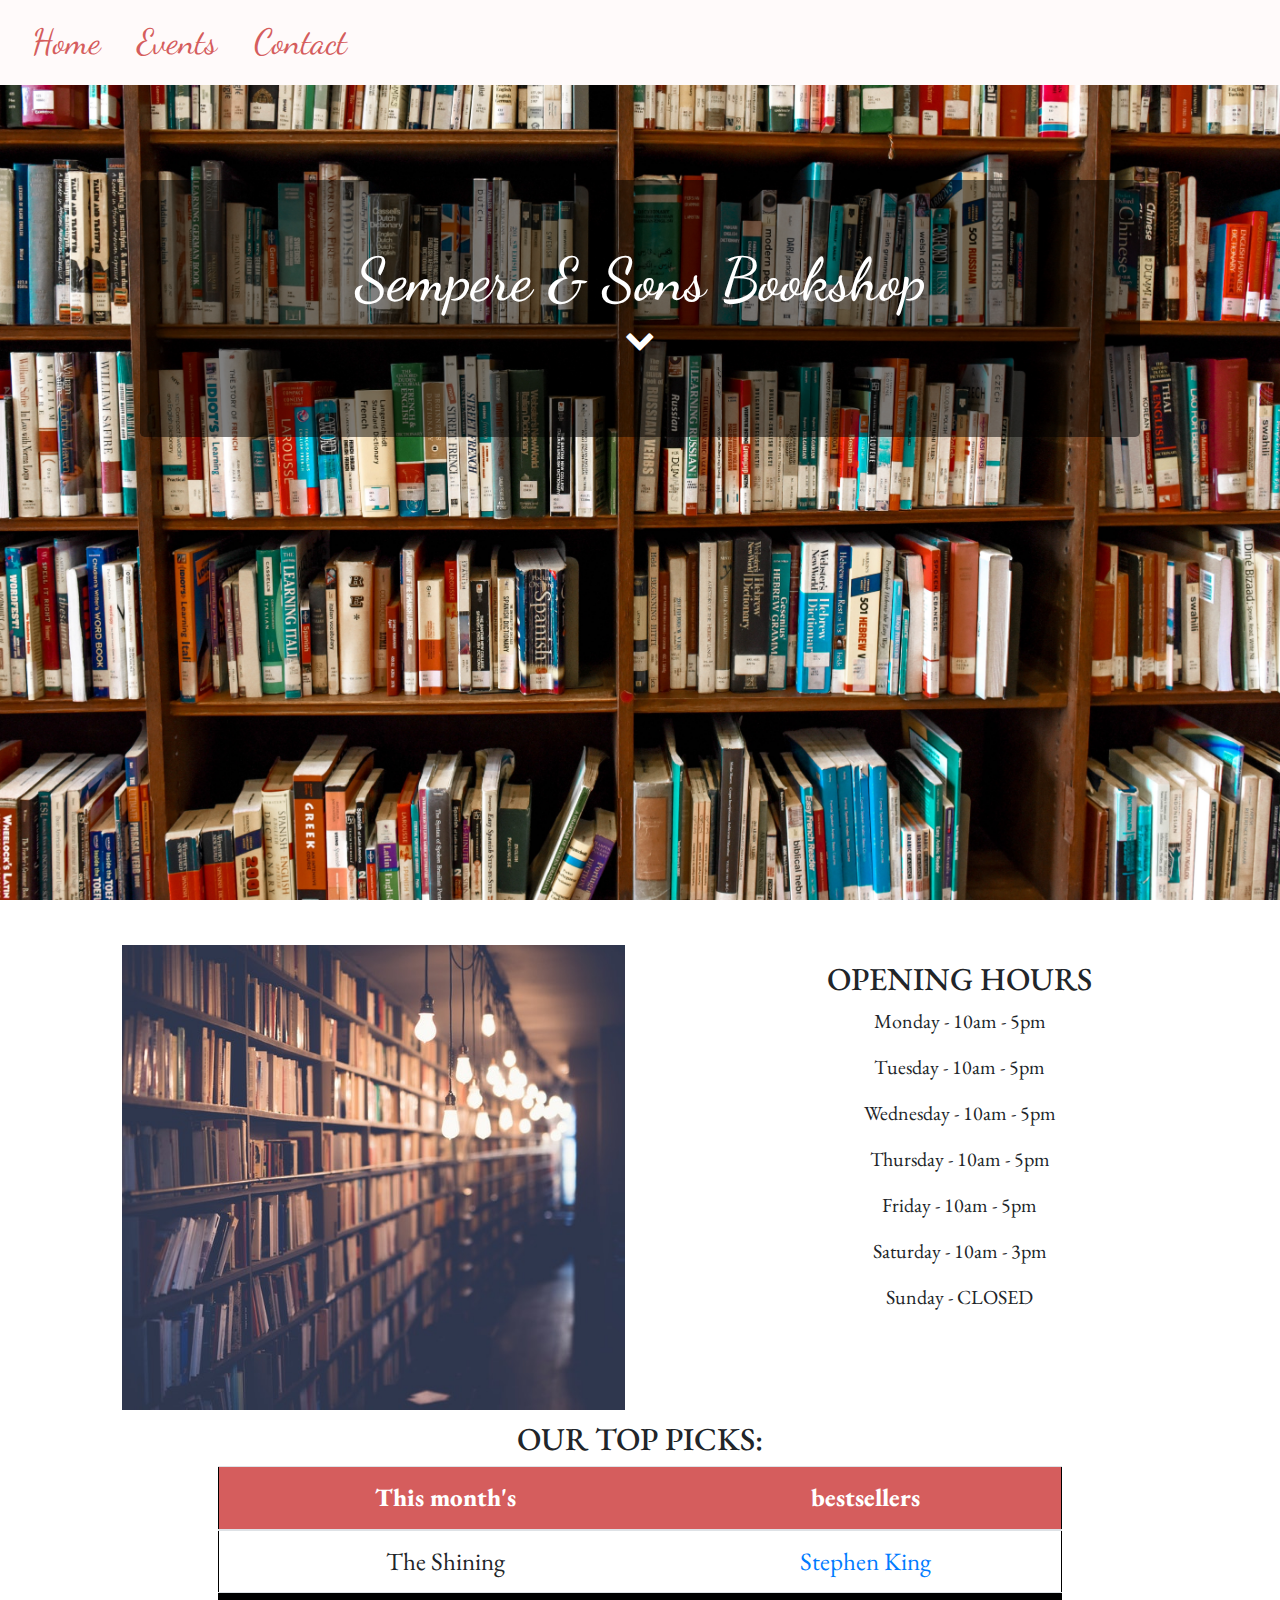
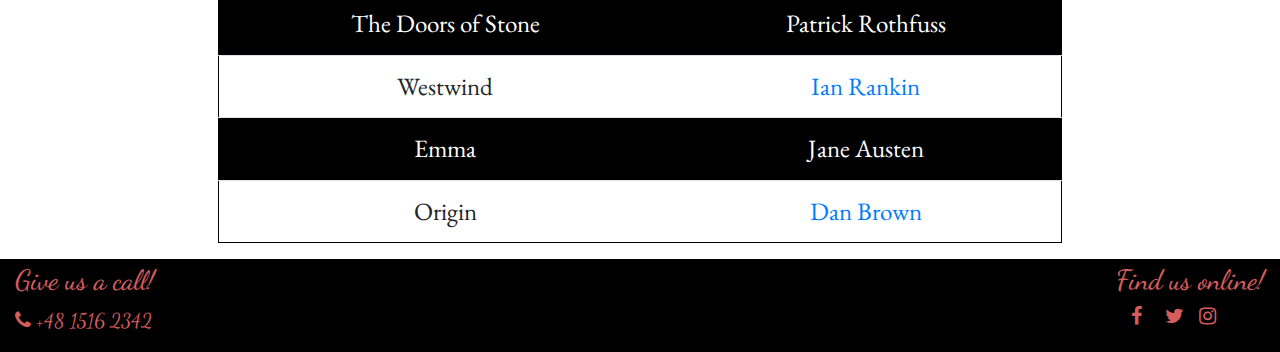
<file: index.html>
<!DOCTYPE html>
<html lang="en">

<head>
	<meta charset="UTF-8">
	<meta name="viewport" content="width=device-width, initial-scale=1.0">
	<meta http-equiv="X-UA-Compatible" content="ie=edge">
	<link rel="stylesheet" href="https://stackpath.bootstrapcdn.com/bootstrap/4.4.1/css/bootstrap.min.css" />
	<link rel="stylesheet" href="https://stackpath.bootstrapcdn.com/font-awesome/4.7.0/css/font-awesome.min.css" />
	<link href="https://fonts.googleapis.com/css?family=Dancing+Script%7cEB+Garamond&display=swap" rel="stylesheet">
	<link rel="stylesheet" href="assets/css/style.css" type="text/css">
	<title>Document</title>
</head>

<body>
	<header>
		<nav class="navbar">
            <ul>
                <li class="home-link">
                    <a class="nav-link" href="index.html">Home</a>
                </li >
                <li class="event-link">
                    <a class="nav-link" href="events.html">Events</a>
                </li>
                <li class="contact-link">    
                    <a class="nav-link" href="contact.html">Contact</a>
                </li>
            </ul>
		</nav>

		<div class="container-fluid header-container">
			<div class="row">
				<div class="col-12">
					<div class="jumbotron text-center shop-name">
                        <h1 class="jumbotron-header">Sempere & Sons Bookshop</h1>
                        <p><i class="fa fa-chevron-down jumbotron-icon"></i></p>
					</div>
				</div>
			</div>
		</div>
	</header>

	<section>
        <div class="container-fluid landing-page">
            <div class="row">
                <div class="col-md-5 offset-md-1 d-none d-md-block">
                    <div class="bookshop-pic-container">
                        <img src="assets/images/bookshop.jpg" alt="Photo of bookshop" class="bookshop-pic">
                    </div>
                </div>
                
                <div class="col-sm-10 col-md-5 midsection text-center opening-hours">
                    <h2 class="text-uppercase contact-heading">Opening Hours</h2>
                            <p class="about-text text-center">Monday - 10am - 5pm</p>
                            <p class="about-text text-center">Tuesday - 10am - 5pm</p>
                            <p class="about-text text-center">Wednesday - 10am - 5pm</p>
                            <p class="about-text text-center">Thursday - 10am - 5pm</p>
                            <p class="about-text text-center">Friday - 10am - 5pm</p>
                            <p class="about-text text-center">Saturday - 10am - 3pm</p>
                            <p class="about-text text-center" >Sunday - <span class="text-uppercase">Closed</span></p>
                </div>
                
            </div>
        </div>

		<div class="monthly-favourites bestsellers text-center center-block">
			<div class="row">
				
				<div class="col-8 page-header text-center">
					<h2 class="text-uppercase text-center">Our top picks:</h2>
				</div>
			</div>
			<div class="row">
				
				<div class="col-10 offset-1 col-md-8 offset-md-2">
					<table class="table">
						<thead>
							<tr>
								<th scope="col"><strong>This month's</strong></th>
								<th scope="col"><strong>bestsellers</strong></th>
							</tr>
						</thead>
						<tbody>
							<tr>
								<td>The Shining</td>
								<td><a href="https://en.wikipedia.org/wiki/Stephen_King" target="_blank">Stephen King</a></td>
							</tr>
							<tr class="color-row">
								<td>The Doors of Stone</td>
								<td><a href="https://en.wikipedia.org/wiki/Patrick_Rothfuss" target="_blank" style="color:white">Patrick Rothfuss</a></td>
							</tr>
							<tr>
								<td>Westwind</td>
								<td><a href="https://en.wikipedia.org/wiki/Ian_Rankin" target="_blank">Ian Rankin</a></td>
							</tr>
							<tr class="color-row">
								<td>Emma</td>
								<td><a href="https://en.wikipedia.org/wiki/Jane_Austen" target="_blank" style="color:white">Jane Austen</a></td>
							</tr>
							<tr>
								<td>Origin</td>
								<td><a href="https://en.wikipedia.org/wiki/Dan_Brown" target="_blank">Dan Brown</a></td>
							</tr>
						</tbody>
					</table>
				</div>
				
			</div>
		</div>
	</section>


	<footer class="footer">
		<div class="container-fluid">
			<div class="row">
				<div class="col-6">
					<h3>Give us a call!</h3>
					<p class="phone-number"><i class="fa fa-phone"></i> <a href="tel:+4815162342" class="number">+48 1516
							2342</a></p>
				</div>
				<div class="col-6">
					<div class="social">
						<h3>Find us online!</h3>

						<div class="col-2 social-logo">
							<a target="_blank" href="#"></a>
							<i class="fa fa-facebook"></i>
						</div>

						<div class="col-2 social-logo">
							<a target="_blank" href="#"></a>
							<i class="fa fa-twitter"></i>
						</div>

						<div class="col-2 social-logo">
							<a target="_blank" href="#"></a>
							<i class="fa fa-instagram"></i>
						</div>

					</div>
				</div>
			</div>
		</div>
	</footer>
</body>

</html>
</file>
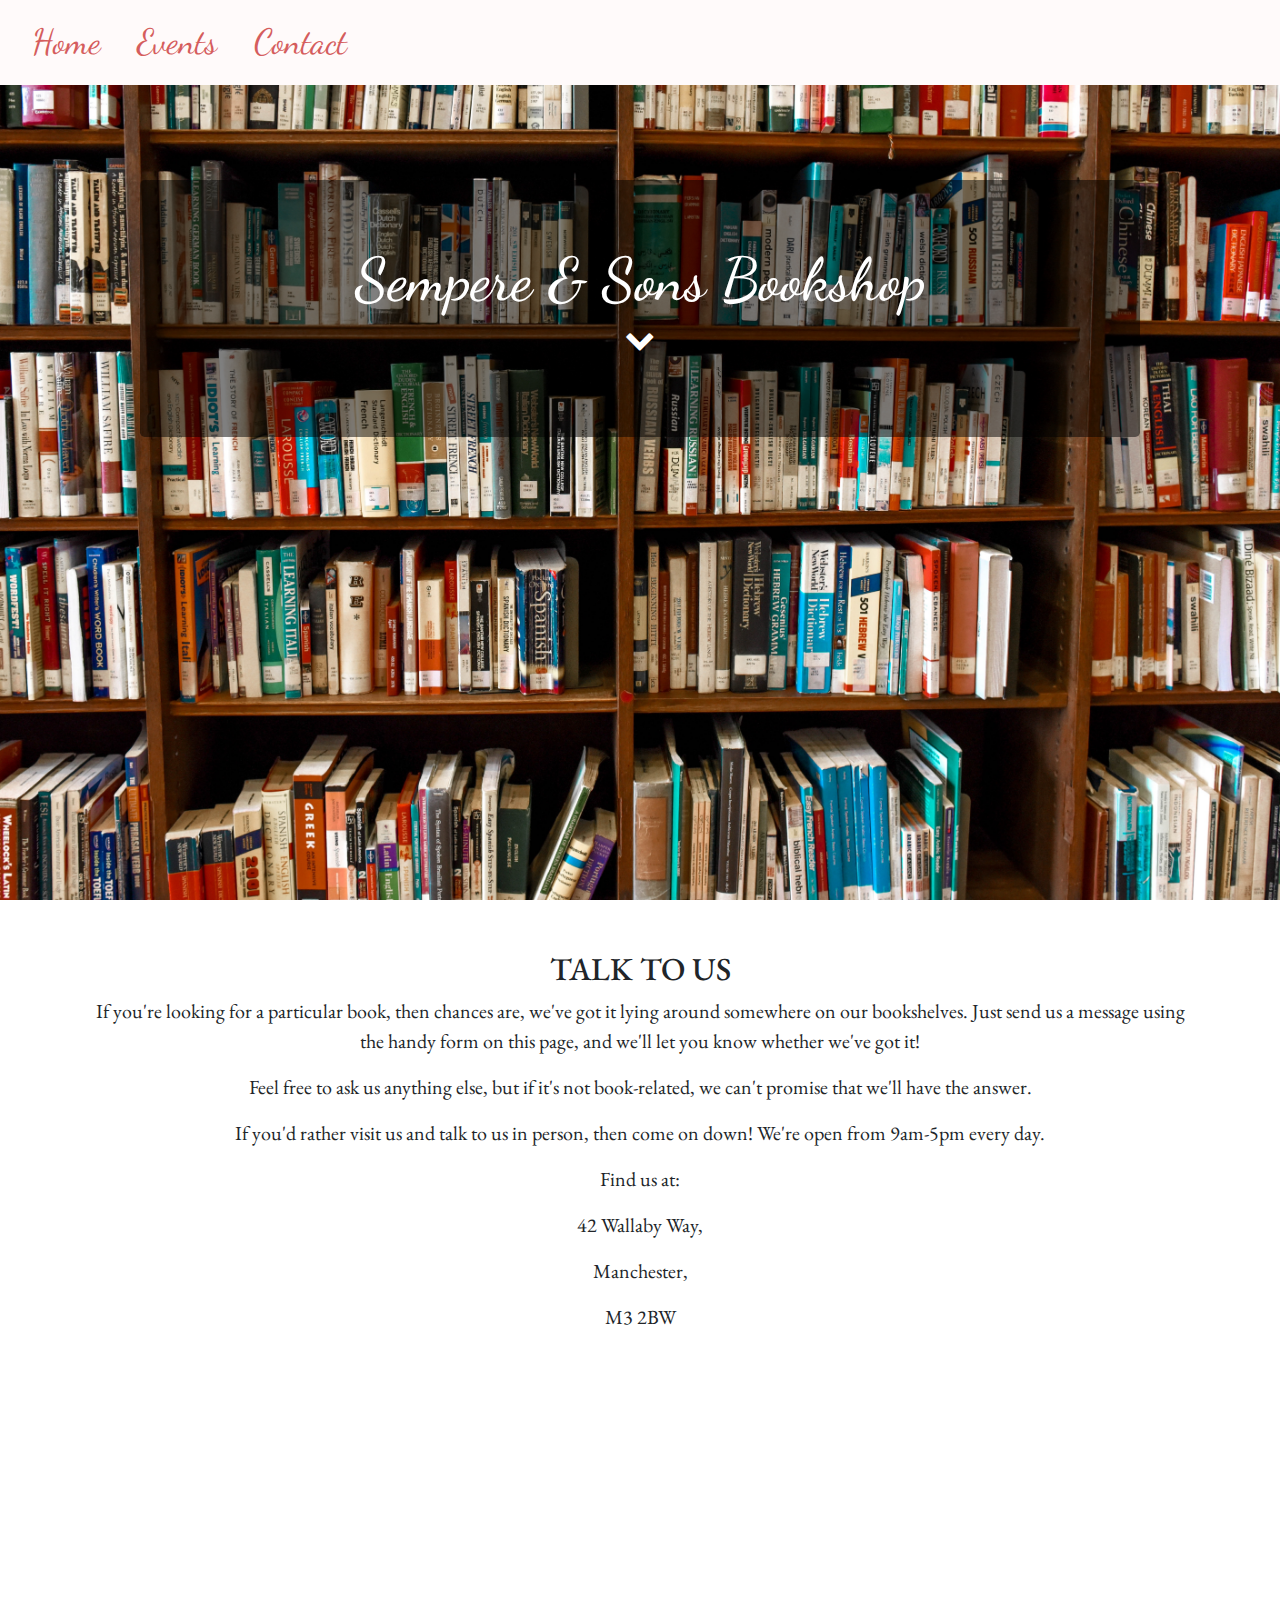
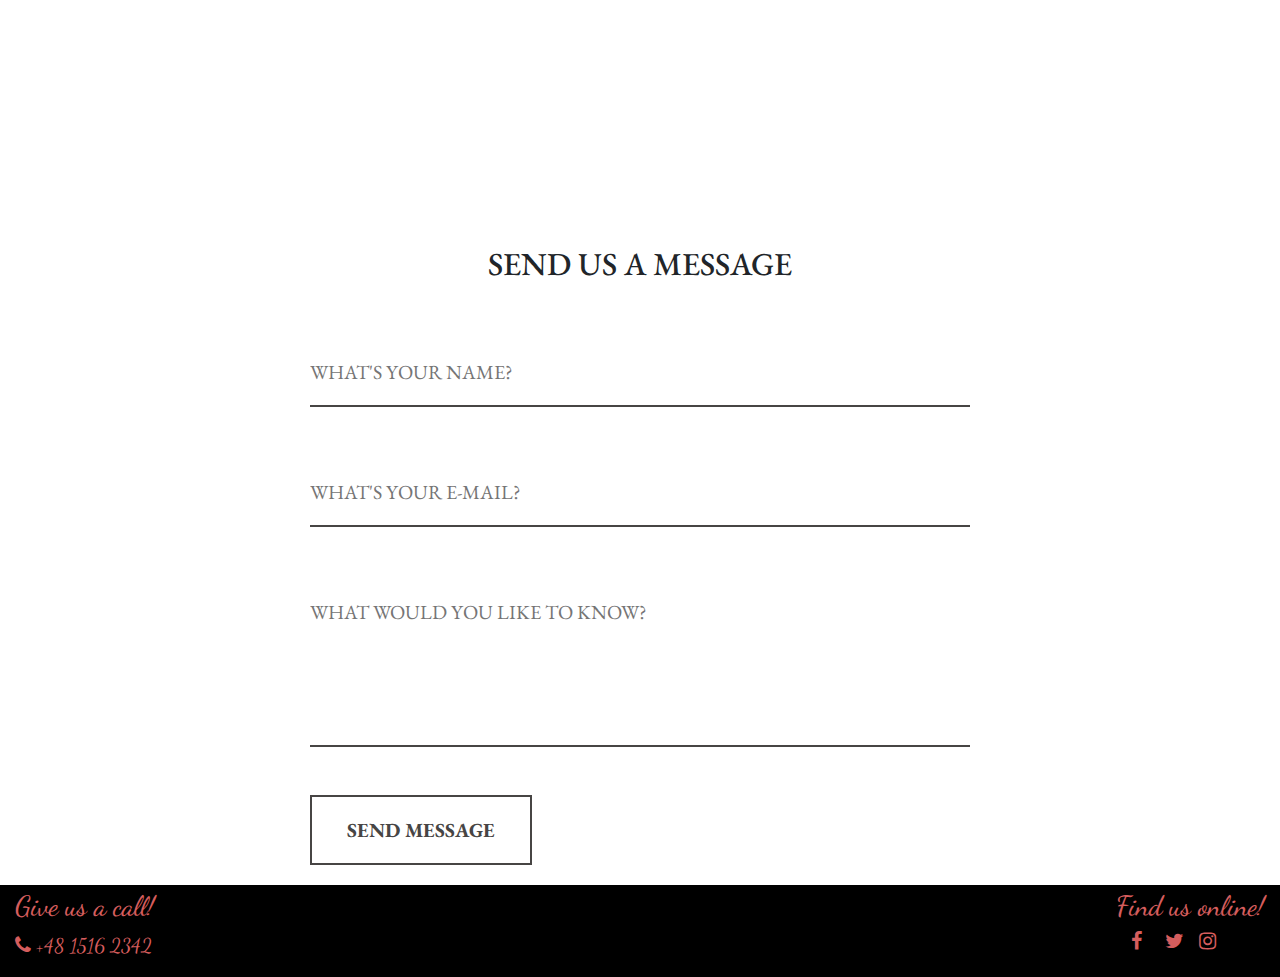
<file: contact.html>
<!DOCTYPE html>
<html lang="en">

<head>
	<meta charset="UTF-8">
	<meta name="viewport" content="width=device-width, initial-scale=1.0">
	<meta http-equiv="X-UA-Compatible" content="ie=edge">
	<link rel="stylesheet" href="https://stackpath.bootstrapcdn.com/bootstrap/4.4.1/css/bootstrap.min.css" />
	<link rel="stylesheet" href="https://stackpath.bootstrapcdn.com/font-awesome/4.7.0/css/font-awesome.min.css" />
	<link href="https://fonts.googleapis.com/css?family=Dancing+Script%7cEB+Garamond&display=swap" rel="stylesheet">
	<link rel="stylesheet" href="assets/css/style.css" type="text/css">
	<title>Document</title>
</head>

<body>
	<header>
		<nav class="navbar">
			<ul>
                <li>
                    <a class="nav-link" href="index.html">Home</a>
                </li>
                <li>
                    <a class="nav-link" href="events.html">Events</a>
                </li>
                <li>    
                    <a class="nav-link" href="contact.html">Contact</a>
                </li>
            </ul>
		</nav>

		<div class="container-fluid header-container">
			<div class="row">
				<div class="col-12">
					<div class="jumbotron text-center shop-name">
						<h1 class="jumbotron-header">Sempere & Sons Bookshop</h1>
						<p><i class="fa fa-chevron-down jumbotron-icon"></i></p>
					</div>
				</div>
			</div>
		</div>
	</header>

	<section>
        <div class="container">
            <div class="row">
                <div class="col-12 midsection block text-center contact-text">
                    <h2 class="text-uppercase contact-heading">Talk To Us</h2>

                    <p class="text-center">If you're looking for a particular book, then chances are, we've got
                        it lying around somewhere on our bookshelves. Just send us a message using the handy form on this
                        page, and we'll let you know whether we've got it!</p>
                    <p class="text-center">Feel free to ask us anything else, but if it's not book-related, we
                        can't promise that we'll have the answer.</p>
                    <p class="text-center">If you'd rather visit us and talk to us in person, then come on down!
                        We're open from 9am-5pm every day.</p>
                    <p class="text-center">Find us at:</p>
                    <p class="text-center">42 Wallaby Way,</p>
                    <p class="text-center">Manchester,</p>
                    <p class="text-center">M3 2BW</p>

                </div>
            </div>
        </div>

        <div class="container">
            <div class="row">
                <div class="col-12 map-container">
                    <div class="map">
                        <iframe src="https://www.google.com/maps/embed?pb=!1m18!1m12!1m3!1d2374.25834385439!2d-2.2494339842762647!3d53.48171367226441!2m3!1f0!2f0!3f0!3m2!1i1024!2i768!4f13.1!3m3!1m2!1s0x487bb1c396bada97%3A0x9d42ecc608842b8d!2sWaterstones!5e0!3m2!1sen!2suk!4v1576824893647!5m2!1sen!2suk" width="600" height="450" frameborder="0" style="border:0;"></iframe>
                    </div>
                </div>
            </div>
        </div>

        <div class="container contact-container">
            <div class="row">
                <div class="col-10 offset-1 col-md-8 offset-md-2 text-center contact-us">
                    <h2 class="text-uppercase contact-heading">Send us a message</h2>
                    <div>
                        <form class="contact-form">
                            <div> 
                                <label for="name_input"></label>
                                <input type="text" placeholder="What's your name?" name="name" id="name_input" required>
                            </div>
                                <div class="email">
                                    <label for="email_input"></label>
                                    <input type="email" placeholder="What's your e-mail?" name="email" id="email_input" required>
                            </div>
                            <div class="message">
                                <label for="message_input"></label>
                                <textarea name="message" placeholder="What would you like to know?" id="message_input" cols="30" rows="5" required></textarea>
                            </div>
                            <div class="submit">
                                <input type="submit" value="Send Message" id="form_button" class="form-button" />
                            </div>
                        </form>
                    </div>
                </div>
            </div>
        </div>
	</section>

	<footer class="footer">
		<div class="container-fluid ">
			<div class="row">
				<div class="col-6">
					<h3>Give us a call!</h3>
					<p class="phone-number"><i class="fa fa-phone"></i> <a href="tel:+4815162342" class="number">+48 1516
							2342</a></p>
				</div>
				<div class="col-6">
					<div class="social">
						<h3>Find us online!</h3>
						<div class="col-2 social-logo">
							<a target="_blank" href="#"></a>
							<i class="fa fa-facebook"></i>
						</div>

						<div class="col-2 social-logo">
							<a target="_blank" href="#"></a>
							<i class="fa fa-twitter"></i>
						</div>

						<div class="col-2 social-logo">
							<a target="_blank" href="#"></a>
							<i class="fa fa-instagram"></i>
						</div>
					</div>
				</div>
			</div>
		</div>
	</footer>
</body>

</html>
</file>
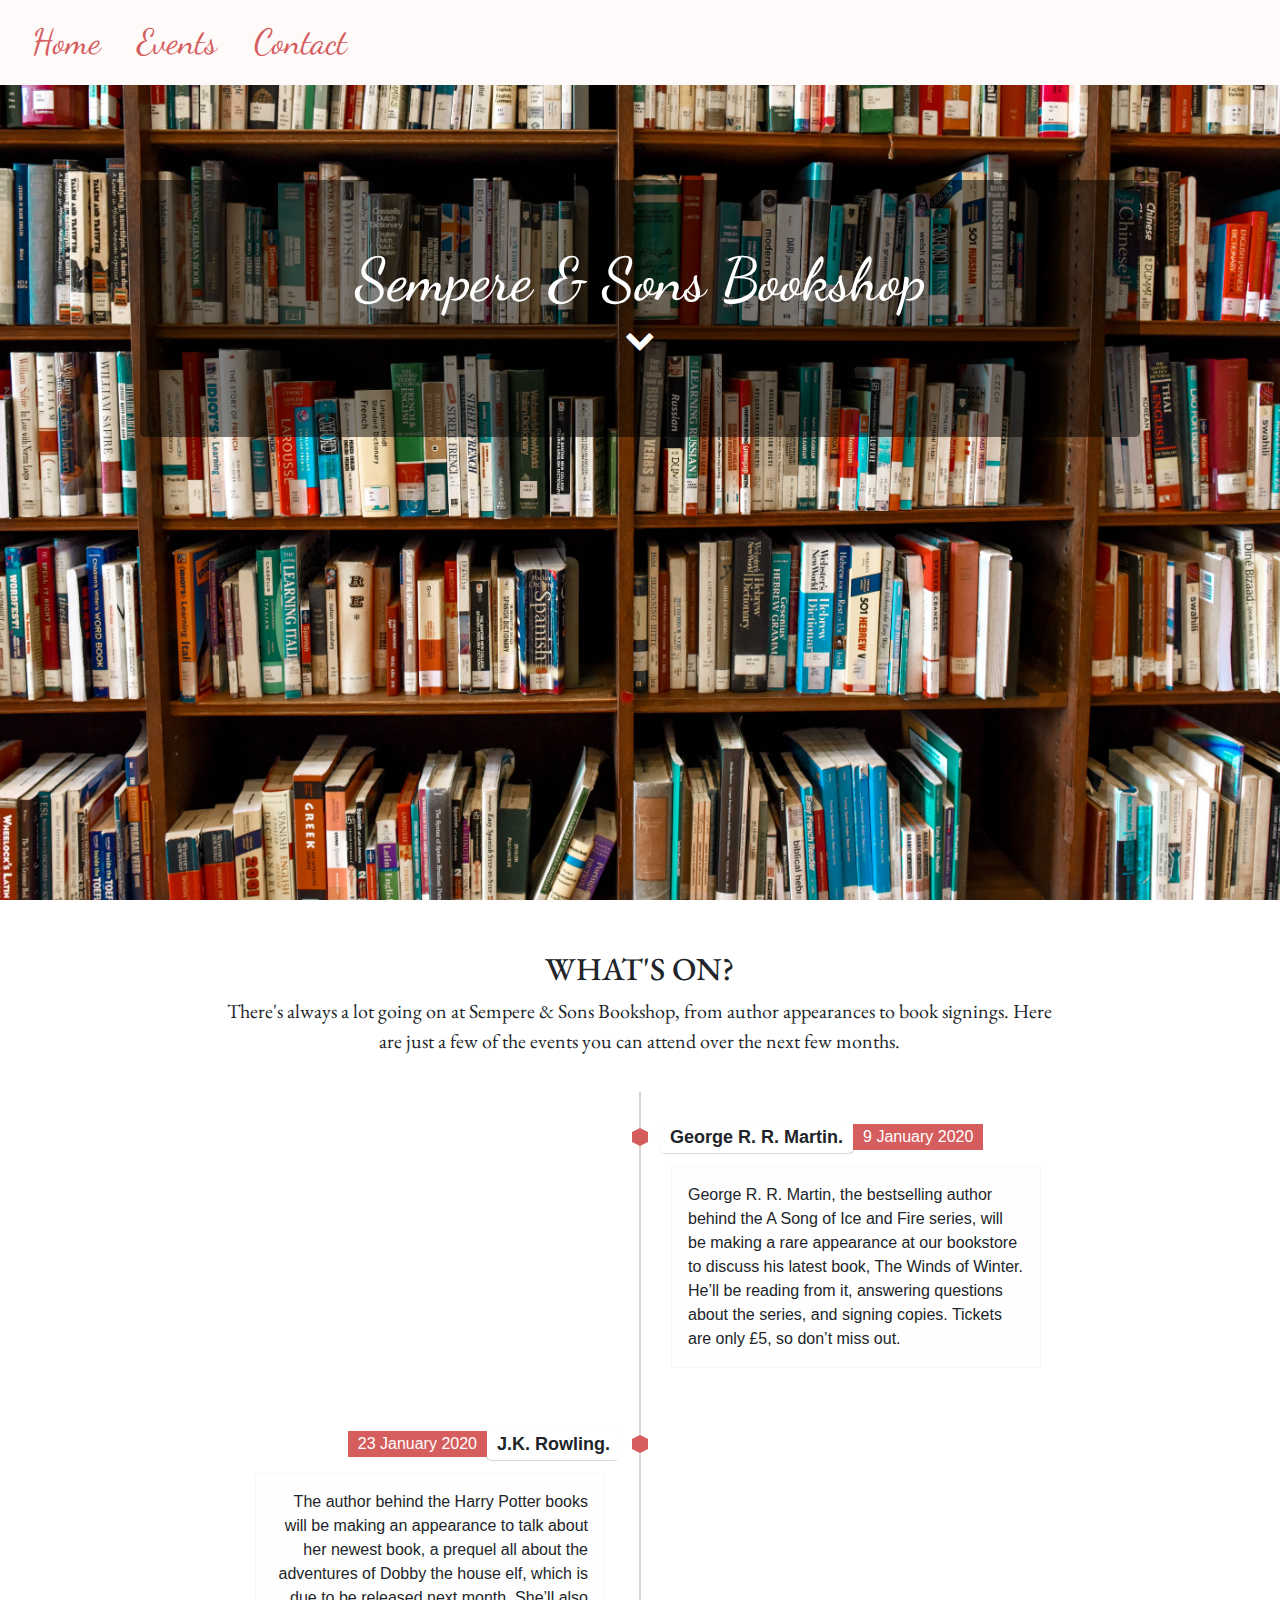
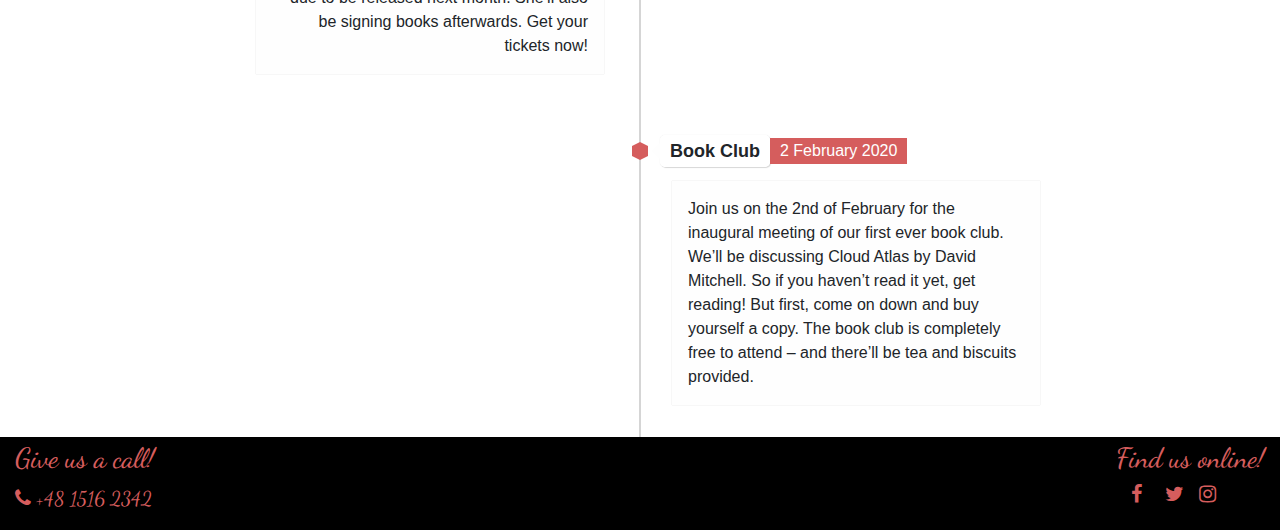
<file: events.html>
<!DOCTYPE html>
<html lang="en">

<head>
	<meta charset="UTF-8">
	<meta name="viewport" content="width=device-width, initial-scale=1.0">
	<meta http-equiv="X-UA-Compatible" content="ie=edge">
	<link rel="stylesheet" href="https://stackpath.bootstrapcdn.com/bootstrap/4.4.1/css/bootstrap.min.css" />
	<link rel="stylesheet" href="https://stackpath.bootstrapcdn.com/font-awesome/4.7.0/css/font-awesome.min.css" />
	<link href="https://fonts.googleapis.com/css?family=Dancing+Script%7cEB+Garamond&display=swap" rel="stylesheet">
	<link rel="stylesheet" href="assets/css/style.css" type="text/css">
	<title>Document</title>
</head>

<body>
	<header>
		<nav class="navbar">
			<ul>
                <li>
                    <a class="nav-link" href="index.html">Home</a>
                </li>
                <li>
                    <a class="nav-link" href="events.html">Events</a>
                </li>
                <li>    
                    <a class="nav-link" href="contact.html">Contact</a>
                </li>
            </ul>
		</nav>

		<div class="container-fluid header-container">
			<div class="row">
				<div class="col-12">
					<div class="jumbotron text-center shop-name">
                        <h1 class="jumbotron-header">Sempere & Sons Bookshop</h1>
                        <p><i class="fa fa-chevron-down jumbotron-icon"></i></p>
					</div>
				</div>
			</div>
		</div>
	</header>

	<section>
		<div class="row">
			<div class="col-8 center-block midsection text-center">
				<h2 class="text-uppercase">What's On?</h2>
                <p>There's always a lot going on at Sempere & Sons Bookshop,
                from author appearances to book signings.
                Here are just a few of the events you can attend
                over the next few months.</p>
			</div>
		</div>
	</section>


	<ul class="timeline">
		
		<li>
			<div class="direction-r">
				<div class="flag-wrapper">
					<span class="hexa"></span>
					<span class="flag">George R. R. Martin.</span>
					<span class="time-wrapper"><span class="time">9 January 2020</span></span>
				</div>
				<div class="desc">George R. R. Martin, the bestselling author behind 
                the A Song of Ice and Fire series, will be making a rare appearance at our bookstore
                 to discuss his latest book, The Winds of Winter. He’ll be reading from it, 
                 answering questions about the series, and signing copies. Tickets are only £5, so don’t miss out.
                </div>
			</div>
		</li>

		
		<li>
			<div class="direction-l">
				<div class="flag-wrapper">
					<span class="hexa"></span>
					<span class="flag">J.K. Rowling.</span>
					<span class="time-wrapper"><span class="time">23 January 2020</span></span>
				</div>
				<div class="desc">The author behind the Harry Potter books will be making an appearance 
                to talk about her newest book, a prequel all about the adventures of Dobby the house elf, 
                which is due to be released next month. She’ll also be signing books afterwards. Get your tickets now!
                </div>
			</div>
		</li>

		
		<li>
			<div class="direction-r">
				<div class="flag-wrapper">
					<span class="hexa"></span>
					<span class="flag">Book Club</span>
					<span class="time-wrapper"><span class="time">2 February 2020</span></span>
				</div>
				<div class="desc">Join us on the 2nd of February for the inaugural meeting of our first ever book club. 
                We’ll be discussing Cloud Atlas by David Mitchell. So if you haven’t read it yet, get reading! 
                But first, come on down and buy yourself a copy. The book club is completely free to attend – 
                and there’ll be tea and biscuits provided.
                </div>
			</div>
		</li>
	</ul>

	<footer class="footer">
		<div class="container-fluid ">
			<div class="row">
				<div class="col-6">
					<h3>Give us a call!</h3>
					<p class="phone-number"><i class="fa fa-phone"></i> <a href="tel:+4815162342" class="number">+48 1516
							2342</a></p>
				</div>
				<div class="col-6">
					<div class="social">
						<h3>Find us online!</h3>

						<div class="col-2 social-logo">
							<a target="_blank" href="#"></a>
							<i class="fa fa-facebook"></i>
						</div>

						<div class="col-2 social-logo">
							<a target="_blank" href="#"></a>
							<i class="fa fa-twitter"></i>
						</div>

						<div class="col-2 social-logo">
							<a target="_blank" href="#"></a>
							<i class="fa fa-instagram"></i>
						</div>

					</div>
				</div>
			</div>
		</div>
	</footer>
</body>

</html>
</file>
<file: assets/css/style.css>
/* Navbar section */

.navbar{
    width:100%;
    background: #FFFAFA;
    position: fixed;
    z-index: 9;
}

.navbar ul{
    list-style-type: none;
    margin: 0;
    padding: 0;
    overflow: hidden;
    width:100%
}

.navbar ul li{
    display: inline-block;
}

.nav-link{
    color: #d55d5d;
    font-family: 'Dancing Script', cursive;
    font-size: 35px;
    text-align: right;
}

.nav-link a:hover{
    color: blue;
}

/* Header section */

.header-container{
    background: url('../images/bookshelf.jpg') no-repeat bottom right fixed;
    background-size: cover;
    height: 100vh;
}

.shop-name{
    background-color: rgba(0, 0, 0, 0.5);
    margin-top: 180px;
    margin-left: 125px;
    margin-right: 125px;
}

.jumbotron-header{
    color: #ffffff;
    font-family: 'Dancing Script', cursive;
    font-size: 60px;
}

.jumbotron-icon{
    color: #ffffff;
    font-size: 30px;
}

@media screen and (max-width:943px){
    .shop-name{
        width: 100%;
        margin-left: 0;
    }
}

 /* Homepage */

 .bookshop-pic-container{
    background-size: contain;
    background-repeat: no-repeat;
    object-fit:cover;
    width: 100%;
    height: 100%;
    max-width: 100%;
    text-align: center;
    display: block;
    margin-top: 30px;
    
 }

.opening-hours{
    font-family: 'EB Garamond', serif;  
    padding-top:10px; 
}

 .bookshop-pic{
    text-align:center;
    object-fit: contain;
    height: 100%;
    max-width: 100%;
    display: block;
    margin: auto;
    
 }

@media screen and (max-width:768){
    .bookshop-pic-container{
        display:none;
    }

    .opening-hours{
        float:left;
    }
} 

.bestsellers{
    display: block;
    font-family: 'EB Garamond', serif;
    font-size: 25px;
    margin: 0 auto;
    margin-top: 25px;
    text-align: center;
}

thead{
    background: #d55d5d;
    color: white;
}

table{
    border: 1px solid black;
    margin: 0 auto;
}

.color-row{
    background:black;
    color: white;
}

.page-header{
    text-align: center;
    margin: 0 auto;
}
 /* Middle section */

 .midsection{
    
    display: inline-block;
    font-family: 'EB Garamond', serif;
    font-size: 20px;
    margin: 0 auto;
    margin-top: 50px;
 }

 /* Footer section */

.footer{
    background: black;
    font-family: 'Dancing Script', cursive;
    color: #d55d5d;
    padding-top:5px;
    position:relative;

}

.phone-number{
    font-size: 20px;
}

.social{
    float:right;
}

.social-logo i {
    font-size:20px;
    color: #d55d5d;
}

.number{
    color: #d55d5d;
}

.social-logo i:hover{
    color: blue;
}

.phone-number:hover{
    color: blue;
}

.social-logo {
    display: inline-block;
    padding-right:15px;
    text-align: center;
    }

 /* Contact section */

.map{
    text-align: center;
}

.map-container{
    display:inline-block;
}

.contact-heading{
    font-family: 'EB Garamond', serif;
}

.contact-container{
    padding-bottom: 20px;
    margin-top:40px;
}

@media screen and (max-width:943px){
    .contact-text{
    text-align: justify;
    }

    .map-container{ 
        margin: 0 auto;
        position: relative;
        padding-bottom: 85%; 
        height: 0;
        overflow: hidden;
    }

    .map-container .map{
        position: absolute;
        top: 0;
        left: 0;
        width: 80%;
        height: 80%;
    }

    .contact-us{
        font-family: 'EB Garamond', serif;
        margin: 0 auto;
        position: relative;
        padding-bottom: 10%; 
        height: 100%;
        overflow: hidden;
    }

    .contact-container{
        height: 100%;
        margin-bottom: 10px;
    }

    .contact-form{
        top: 0;
        left: 0;
        height: 100%;
        font-size: 20px;
        padding-bottom:10px;
        margin-bottom: 250px;
        overflow: hidden;
        z-index: 2;
    }   
    .form-button{
        padding-bottom:100%;
        margin-bottom: 100px;
    }
} 

.contact-form{
    font-family: 'EB Garamond', serif;
    text-align: left;
    margin-left: 40vh;
    margin: 0 auto; 
    font-size: 20px;
}

button {
  overflow: visible;
}

button, select {
  text-transform: none;
}

input {
  line-height: normal;
}

textarea {
  overflow: auto;
}

form {
  padding: 35px;
  margin-top: 50px;
  margin-bottom:0;
  padding-bottom: 0px;
}

.email {
	float: none;
}

input[type='text'], [type='email'], select, textarea {
	background: none;
    border: none;
	border-bottom: solid 2px #474544;
	color: #474544;
    font-weight: 400;
	margin: 0em 0 2em 0;
	padding: 0 0 1em 0;
    text-transform: uppercase;
	width: 100%;
	transition: all 0.3s;
}

input[type='text']:focus, [type='email']:focus, textarea:focus {
	outline: none;
	padding: 0 0 0.875em 0;
}

.message {
	float: none;
}

.name {
	float: left;
}

textarea {
	line-height: 150%;
	height: 150px;
	resize: none;
    width: 100%;
}

.form-button {
  background: none;
  border: solid 2px #474544;
  color: #474544;
  cursor: pointer;
  display: inline-block;
  font-family: 'EB Garamond', serif;
  font-size: 1em;
  font-weight: bold;
  outline: none;
  padding: 20px 35px;
  text-transform: uppercase;
}

.form-button:hover {
  background: #d55d5d;
  color: #F2F3EB;
}

@media screen and (max-width: 768px) {
  #container {
    margin: 20px auto;
    width: 95%;
  }
}

@media screen and (max-width: 480px) {
 .form-button {
    padding: 15px 25px;
  }
}

@media screen and (max-width: 420px) {  
  input[type='text'], [type='email'], select, textarea {
    font-size: 1em;
  }
}

/* Events section */

.hexa{
  border: 0px;
  float: left;
  text-align: center;
  height: 35px;
  width: 60px;
  font-size: 22px;
  background: #f0f0f0;
  color: #3c3c3c;
  position: relative;
  margin-top: 15px;
}

.hexa:before{
  content: ""; 
  position: absolute; 
  left: 0; 
  width: 0; 
  height: 0;
  border-bottom: 15px solid #f0f0f0;
  border-left: 30px solid transparent;
  border-right: 30px solid transparent;
  top: -15px;
}

.hexa:after{
  content: ""; 
  position: absolute; 
  left: 0; 
  width: 0; 
  height: 0;
  border-left: 30px solid transparent;
  border-right: 30px solid transparent;
  border-top: 15px solid #f0f0f0;
  bottom: -15px;
}

.timeline {
  position: relative;
  padding: 0;
  width: 100%;
  margin-top: 20px;
  list-style-type: none;
}

.timeline:before {
  position: absolute;
  left: 50%;
  top: 0;
  content: ' ';
  display: block;
  width: 2px;
  height: 100%;
  margin-left: -1px;
  background: rgb(213,213,213);
  z-index: 5;
}

.timeline li {
  padding: 2em 0;
}

.timeline .hexa{
  width: 16px;
  height: 10px;
  position: absolute;
  background: #d55d5d;
  z-index: 5;
  left: 0;
  right: 0;
  margin-left:auto;
  margin-right:auto;
  top: -30px;
  margin-top: 0;
}

.timeline .hexa:before {
  border-bottom: 4px solid #d55d5d;
  border-left-width: 8px;
  border-right-width: 8px;
  top: -4px;
}

.timeline .hexa:after {
  border-left-width: 8px;
  border-right-width: 8px;
  border-top: 4px solid #d55d5d;
  bottom: -4px;
}

.direction-l,
.direction-r {
  float: none;
  width: 100%;
  text-align: center;
}

.flag-wrapper {
  text-align: center;
  position: relative;
}

.flag {
  position: relative;
  display: inline;
  background: rgb(255,255,255);
  font-weight: 600;
  z-index: 8;
  padding: 6px 10px;
  text-align: left;
  border-radius: 5px;
}

.direction-l .flag:after,
.direction-r .flag:after {
  content: "";
  position: absolute;
  left: 50%;
  top: -15px;
  height: 0;
  width: 0;
  margin-left: -8px;
  border: solid transparent;
  border-bottom-color: rgb(255,255,255);
  border-width: 8px;
  pointer-events: none;
}

.direction-l .flag {
  -webkit-box-shadow: -1px 1px 1px rgba(0,0,0,0.15), 0 0 1px rgba(0,0,0,0.15);
  -moz-box-shadow: -1px 1px 1px rgba(0,0,0,0.15), 0 0 1px rgba(0,0,0,0.15);
  box-shadow: -1px 1px 1px rgba(0,0,0,0.15), 0 0 1px rgba(0,0,0,0.15);
}

.direction-r .flag {
  -webkit-box-shadow: 1px 1px 1px rgba(0,0,0,0.15), 0 0 1px rgba(0,0,0,0.15);
  -moz-box-shadow: 1px 1px 1px rgba(0,0,0,0.15), 0 0 1px rgba(0,0,0,0.15);
  box-shadow: 1px 1px 1px rgba(0,0,0,0.15), 0 0 1px rgba(0,0,0,0.15);
}

.time-wrapper {
  display: block;
  position: relative;
  margin: 4px 0 0 0;
  z-index: 8;
  line-height: 1em;
  vertical-align: middle;
  color: #fff;
}

.direction-l .time-wrapper {
  float: none;
}

.direction-r .time-wrapper {
  float: none;
}

.time {
  background: #d55d5d;
  display: inline-block;
  padding: 8px;
}

.desc {
  position: relative;
  margin: 1em 0 0 0;
  padding: 1em;
  background: rgb(254,254,254);
  -webkit-box-shadow: 0 0 1px rgba(0,0,0,0.20);
  -moz-box-shadow: 0 0 1px rgba(0,0,0,0.20);
  box-shadow: 0 0 1px rgba(0,0,0,0.20);
  z-index: 8;
}

.direction-l .desc,
.direction-r .desc {
  position: relative;
  margin: 1em 1em 0 1em;
  padding: 1em;
  z-index: 8;
}

@media(min-width: 768px){
  .timeline {
    width: 660px;
    margin: 0 auto;
    margin-top: 20px;
  }

  .timeline li:after {
    content: "";
    display: block;
    height: 0;
    clear: both;
    visibility: hidden;
  }
  
  .timeline .hexa {
    left: -28px;
    right: auto;
    top: 8px;
  }

  .timeline .direction-l .hexa {
    left: auto;
    right: -28px;
  }

  .direction-l {
    position: relative;
    width: 310px;
    float: left;
    text-align: right;
  }

  .direction-r {
    position: relative;
    width: 310px;
    float: right;
    text-align: left;
  }

  .flag-wrapper {
    display: inline-block;
  }
  
  .flag {
    font-size: 18px;
  }

  .direction-l .flag:after {
    left: auto;
    right: -16px;
    top: 50%;
    margin-top: -8px;
    border: solid transparent;
    border-left-color: rgb(254,254,254);
    border-width: 8px;
  }

  .direction-r .flag:after {
    top: 50%;
    margin-top: -8px;
    border: solid transparent;
    border-right-color: rgb(254,254,254);
    border-width: 8px;
    left: -8px;
  }

  .time-wrapper {
    display: inline;
    vertical-align: middle;
    margin: 0;
  }

  .direction-l .time-wrapper {
    float: left;
  }

  .direction-r .time-wrapper {
    float: right;
  }

  .time {
    padding: 5px 10px;
  }

  .direction-r .desc {
    margin: 1em 0 0 0.75em;
  }
}

@media(min-width: 992px){
  .timeline {
    width: 800px;
    margin: 0 auto;
    margin-top: 20px;
  }

  .direction-l {
    position: relative;
    width: 380px;
    float: left;
    text-align: right;
  }

  .direction-r {
    position: relative;
    width: 380px;
    float: right;
    text-align: left;
  }
}
</file>
